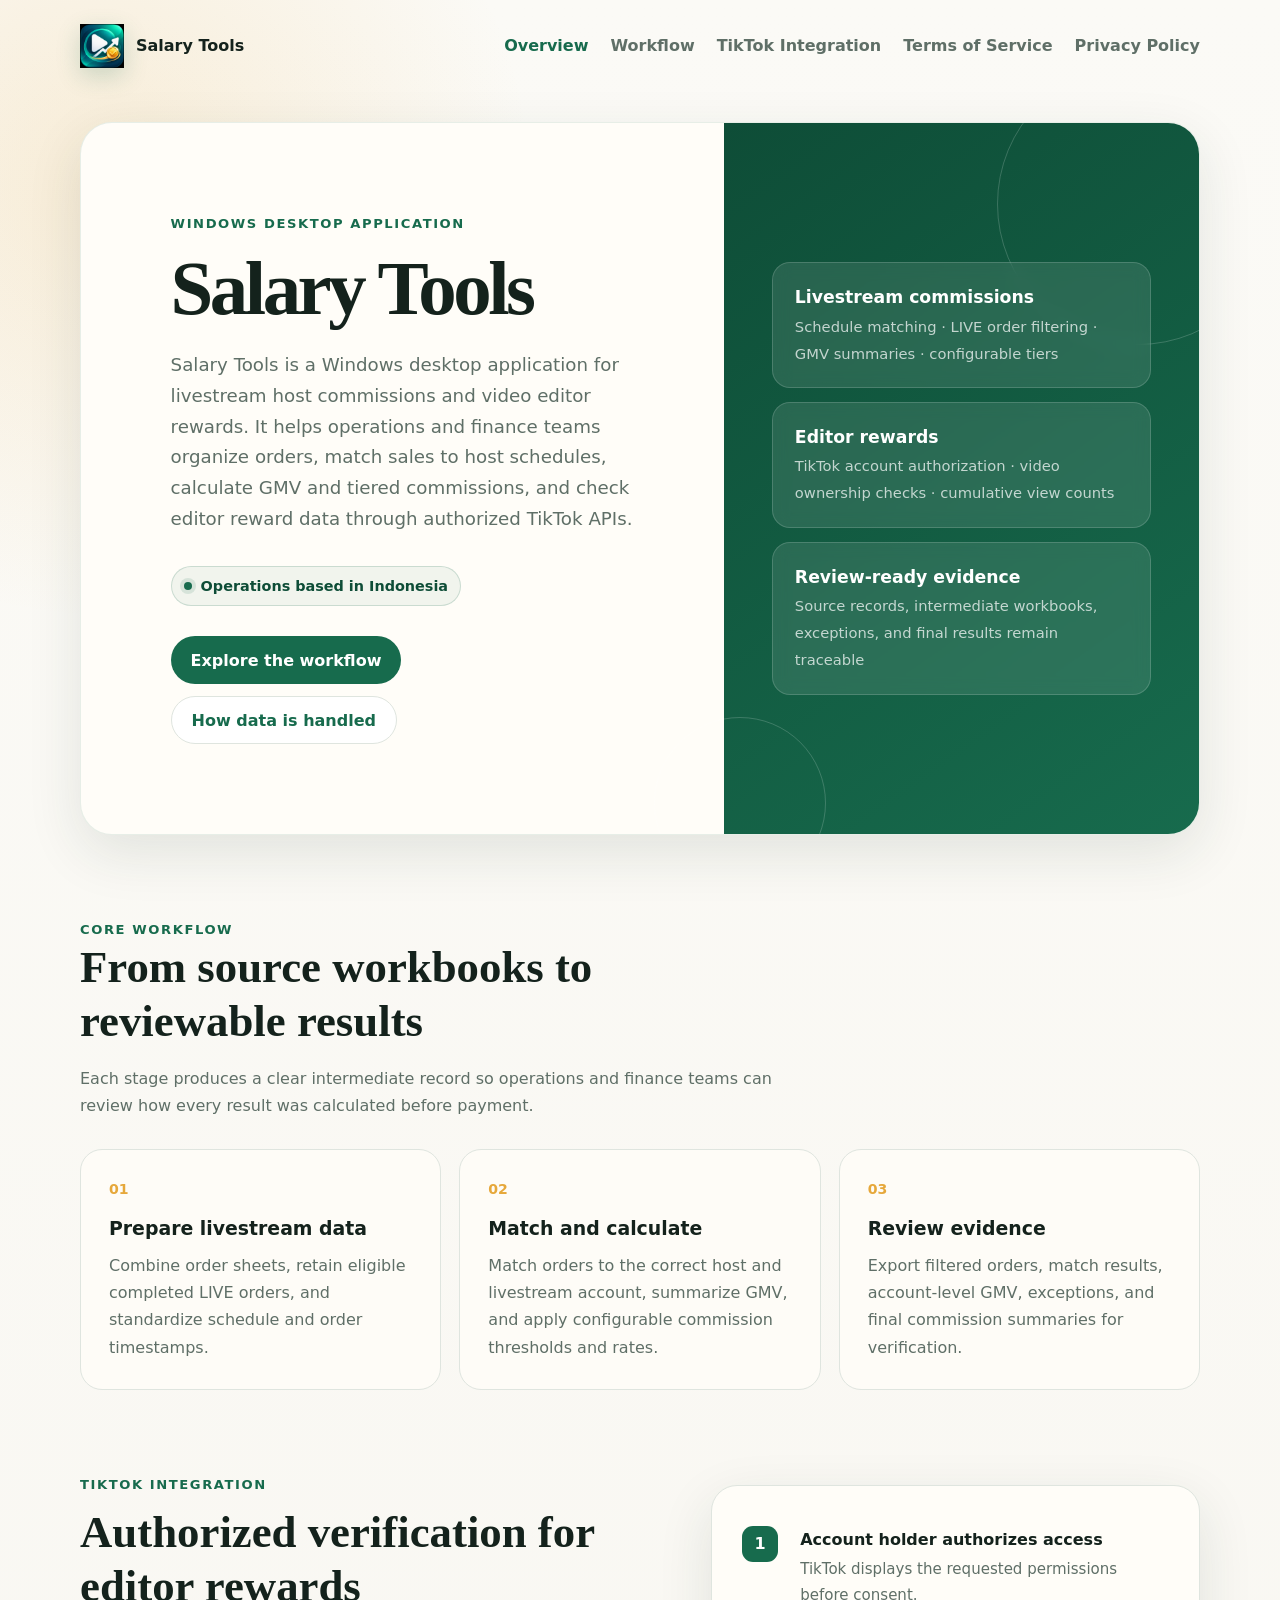
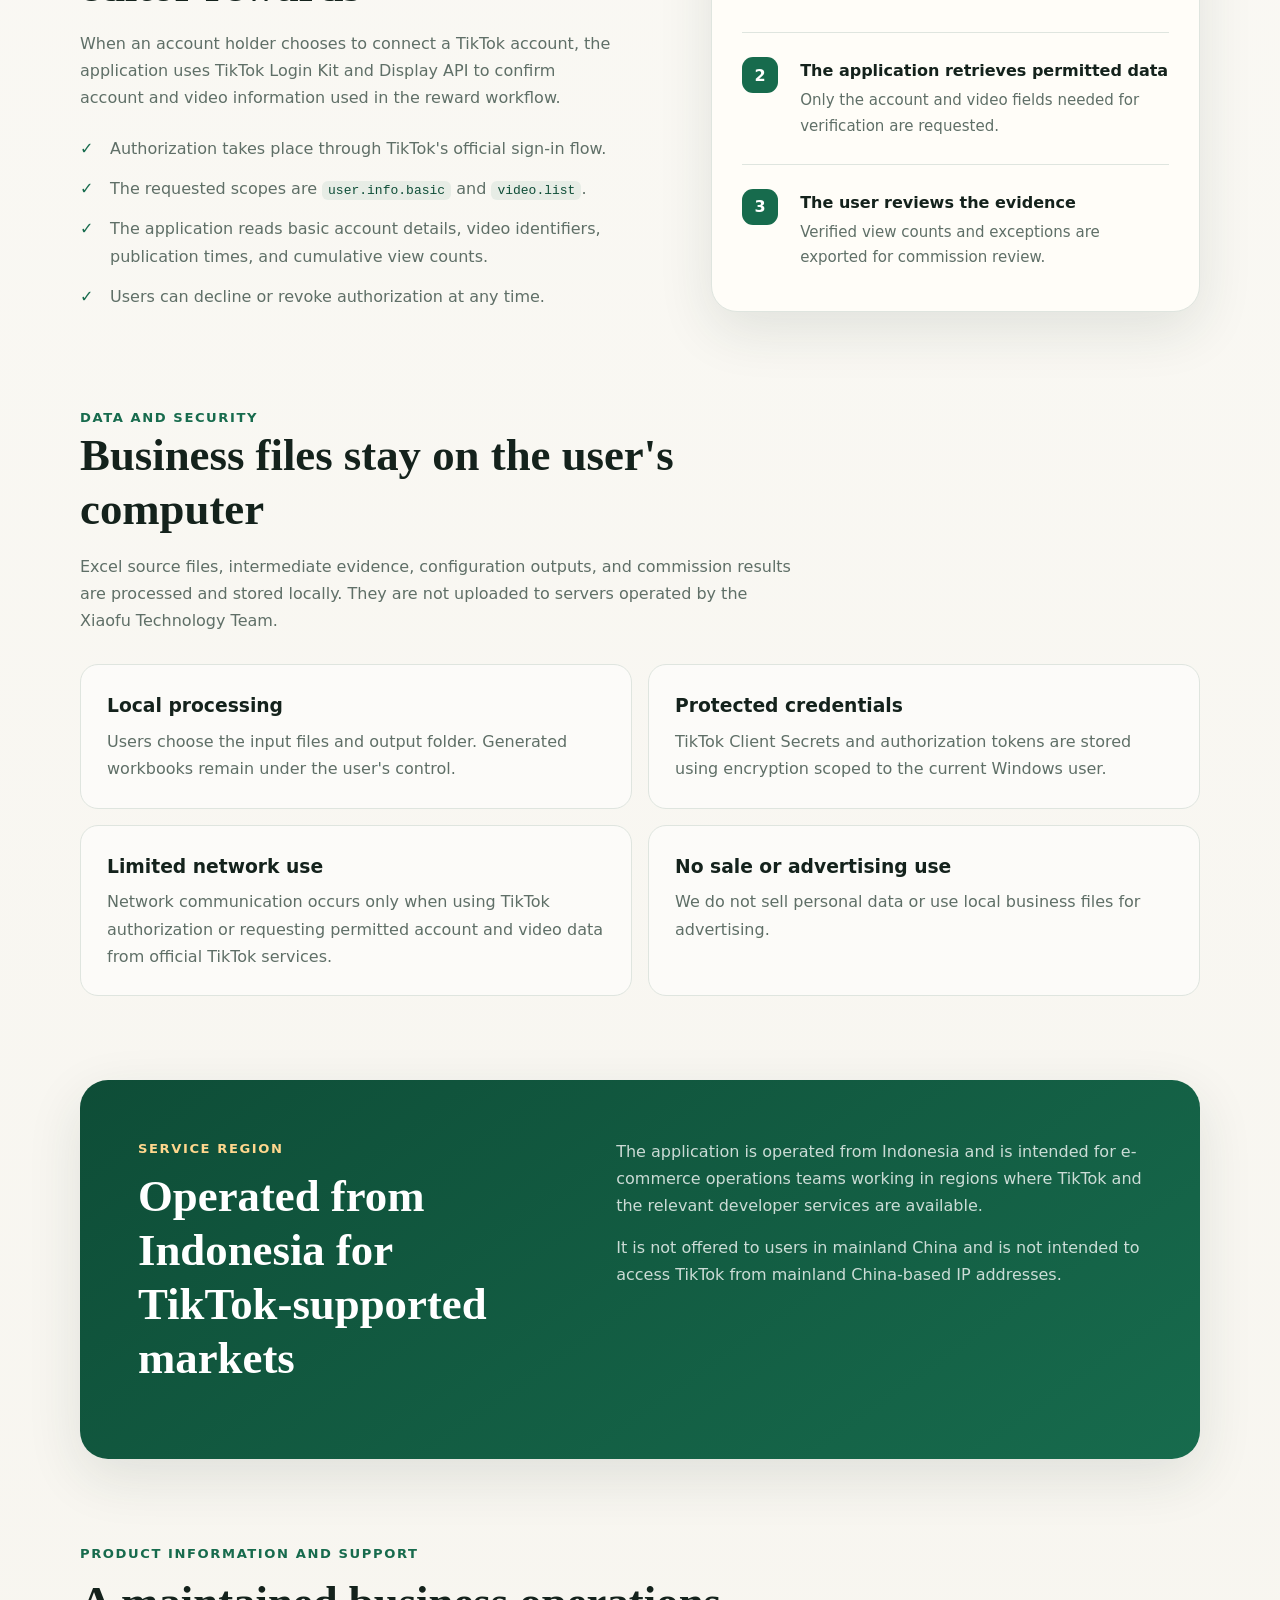
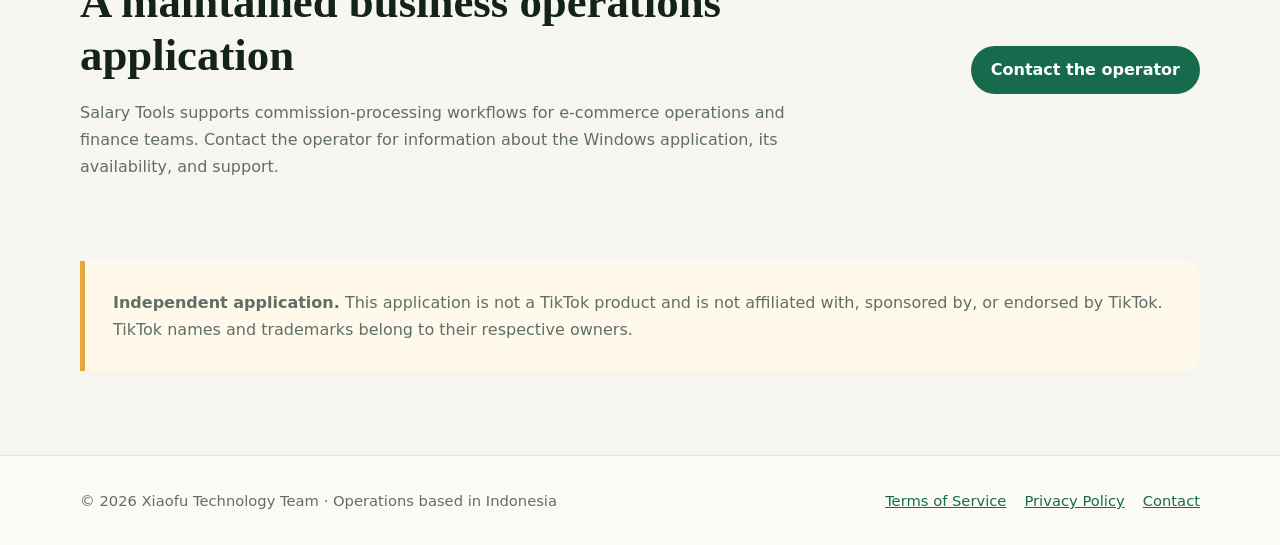
<file: index.html>
<!doctype html>
<html lang="en">
<head>
  <meta charset="utf-8">
  <meta name="viewport" content="width=device-width, initial-scale=1">
  <meta name="description" content="A Windows desktop application for livestream order processing, auditable GMV and commission calculations, and authorized TikTok video-data verification. Operations are based in Indonesia.">
  <title>Salary Tools</title>
  <meta name="application-name" content="Salary Tools">
  <link rel="icon" type="image/png" sizes="1024x1024" href="app_icon_1024.png">
  <link rel="apple-touch-icon" href="app_icon_1024.png">
  <link rel="stylesheet" href="styles.css">
</head>
<body>
  <header class="site-header">
    <a class="brand" href="index.html"><img class="brand-mark" src="app_icon_1024.png" alt="" width="44" height="44"><span>Salary Tools</span></a>
    <nav aria-label="Main navigation">
      <a href="index.html" aria-current="page">Overview</a>
      <a href="#workflow">Workflow</a>
      <a href="#tiktok">TikTok Integration</a>
      <a href="terms.html">Terms of Service</a>
      <a href="privacy.html">Privacy Policy</a>
    </nav>
  </header>

  <main>
    <section class="hero">
      <div class="hero-copy">
        <div class="eyebrow">Windows desktop application</div>
        <h1>Salary Tools</h1>
        <p class="lead">Salary Tools is a Windows desktop application for livestream host commissions and video editor rewards. It helps operations and finance teams organize orders, match sales to host schedules, calculate GMV and tiered commissions, and check editor reward data through authorized TikTok APIs.</p>
        <div class="market-badge"><span aria-hidden="true"></span>Operations based in Indonesia</div>
        <div class="actions">
          <a class="button primary" href="#workflow">Explore the workflow</a>
          <a class="button secondary" href="#data">How data is handled</a>
        </div>
      </div>
      <div class="hero-panel" aria-label="Application capabilities">
        <div class="metric-stack">
          <div class="metric"><strong>Livestream commissions</strong><span>Schedule matching · LIVE order filtering · GMV summaries · configurable tiers</span></div>
          <div class="metric"><strong>Editor rewards</strong><span>TikTok account authorization · video ownership checks · cumulative view counts</span></div>
          <div class="metric"><strong>Review-ready evidence</strong><span>Source records, intermediate workbooks, exceptions, and final results remain traceable</span></div>
        </div>
      </div>
    </section>

    <section class="section" id="workflow">
      <div class="section-heading">
        <div class="eyebrow">Core workflow</div>
        <h2>From source workbooks to reviewable results</h2>
        <p>Each stage produces a clear intermediate record so operations and finance teams can review how every result was calculated before payment.</p>
      </div>
      <div class="grid">
        <article class="card"><div class="number">01</div><h3>Prepare livestream data</h3><p>Combine order sheets, retain eligible completed LIVE orders, and standardize schedule and order timestamps.</p></article>
        <article class="card"><div class="number">02</div><h3>Match and calculate</h3><p>Match orders to the correct host and livestream account, summarize GMV, and apply configurable commission thresholds and rates.</p></article>
        <article class="card"><div class="number">03</div><h3>Review evidence</h3><p>Export filtered orders, match results, account-level GMV, exceptions, and final commission summaries for verification.</p></article>
      </div>
    </section>

    <section class="section split-section" id="tiktok">
      <div>
        <div class="eyebrow">TikTok integration</div>
        <h2>Authorized verification for editor rewards</h2>
        <p class="section-copy">When an account holder chooses to connect a TikTok account, the application uses TikTok Login Kit and Display API to confirm account and video information used in the reward workflow.</p>
        <ul class="check-list">
          <li>Authorization takes place through TikTok's official sign-in flow.</li>
          <li>The requested scopes are <code>user.info.basic</code> and <code>video.list</code>.</li>
          <li>The application reads basic account details, video identifiers, publication times, and cumulative view counts.</li>
          <li>Users can decline or revoke authorization at any time.</li>
        </ul>
      </div>
      <aside class="integration-card" aria-label="TikTok verification sequence">
        <div class="integration-step"><span>1</span><div><strong>Account holder authorizes access</strong><p>TikTok displays the requested permissions before consent.</p></div></div>
        <div class="integration-step"><span>2</span><div><strong>The application retrieves permitted data</strong><p>Only the account and video fields needed for verification are requested.</p></div></div>
        <div class="integration-step"><span>3</span><div><strong>The user reviews the evidence</strong><p>Verified view counts and exceptions are exported for commission review.</p></div></div>
      </aside>
    </section>

    <section class="section" id="data">
      <div class="section-heading">
        <div class="eyebrow">Data and security</div>
        <h2>Business files stay on the user's computer</h2>
        <p>Excel source files, intermediate evidence, configuration outputs, and commission results are processed and stored locally. They are not uploaded to servers operated by the Xiaofu Technology Team.</p>
      </div>
      <div class="detail-grid">
        <article><h3>Local processing</h3><p>Users choose the input files and output folder. Generated workbooks remain under the user's control.</p></article>
        <article><h3>Protected credentials</h3><p>TikTok Client Secrets and authorization tokens are stored using encryption scoped to the current Windows user.</p></article>
        <article><h3>Limited network use</h3><p>Network communication occurs only when using TikTok authorization or requesting permitted account and video data from official TikTok services.</p></article>
        <article><h3>No sale or advertising use</h3><p>We do not sell personal data or use local business files for advertising.</p></article>
      </div>
    </section>

    <section class="section region-section">
      <div>
        <div class="eyebrow">Service region</div>
        <h2>Operated from Indonesia for TikTok-supported markets</h2>
      </div>
      <div class="region-copy">
        <p>The application is operated from Indonesia and is intended for e-commerce operations teams working in regions where TikTok and the relevant developer services are available.</p>
        <p>It is not offered to users in mainland China and is not intended to access TikTok from mainland China-based IP addresses.</p>
      </div>
    </section>

    <section class="section support-section">
      <div>
        <div class="eyebrow">Product information and support</div>
        <h2>A maintained business operations application</h2>
        <p>Salary Tools supports commission-processing workflows for e-commerce operations and finance teams. Contact the operator for information about the Windows application, its availability, and support.</p>
      </div>
      <a class="button primary" href="https://github.com/Gslullaby">Contact the operator</a>
    </section>

    <section class="section legal-notice">
      <div class="notice"><strong>Independent application.</strong> This application is not a TikTok product and is not affiliated with, sponsored by, or endorsed by TikTok. TikTok names and trademarks belong to their respective owners.</div>
    </section>
  </main>

  <footer><div class="footer-inner"><span>© 2026 Xiaofu Technology Team · Operations based in Indonesia</span><div class="footer-links"><a href="terms.html">Terms of Service</a><a href="privacy.html">Privacy Policy</a><a href="https://github.com/Gslullaby">Contact</a></div></div></footer>
</body>
</html>
</file>
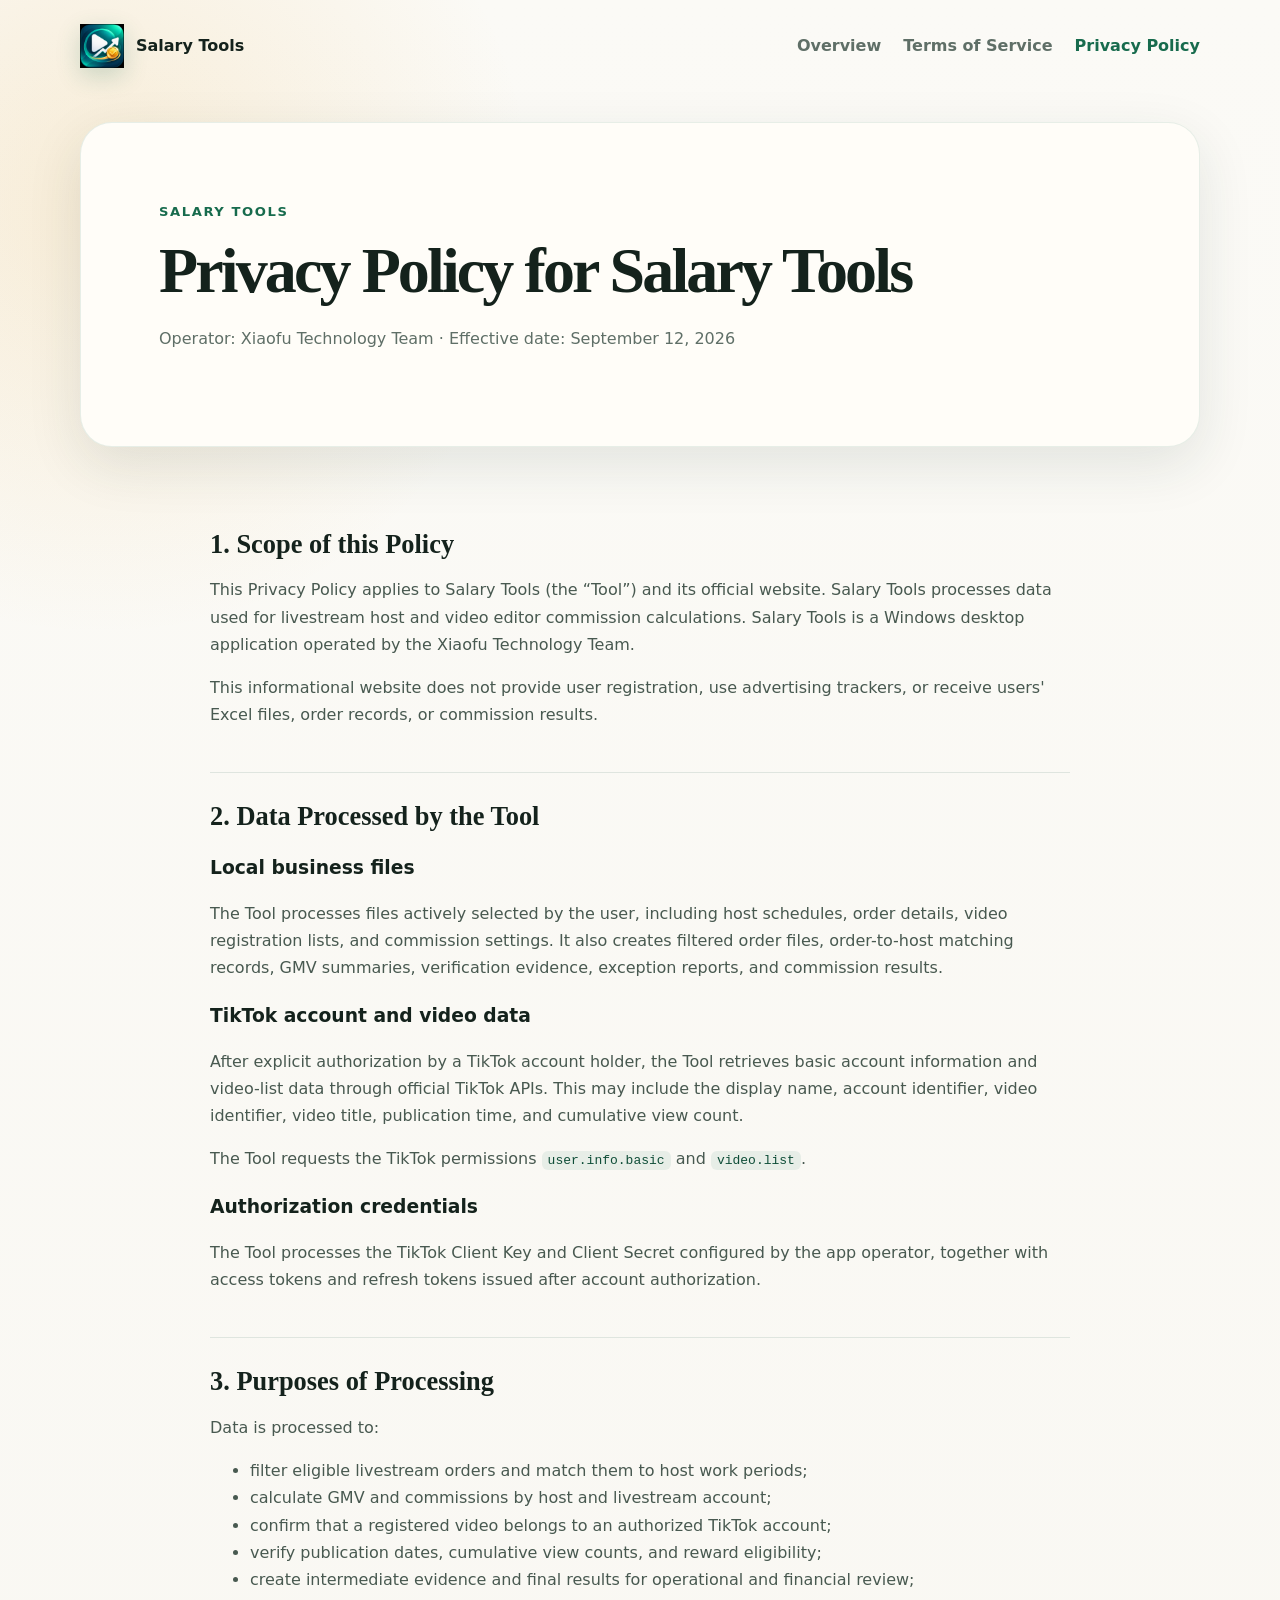
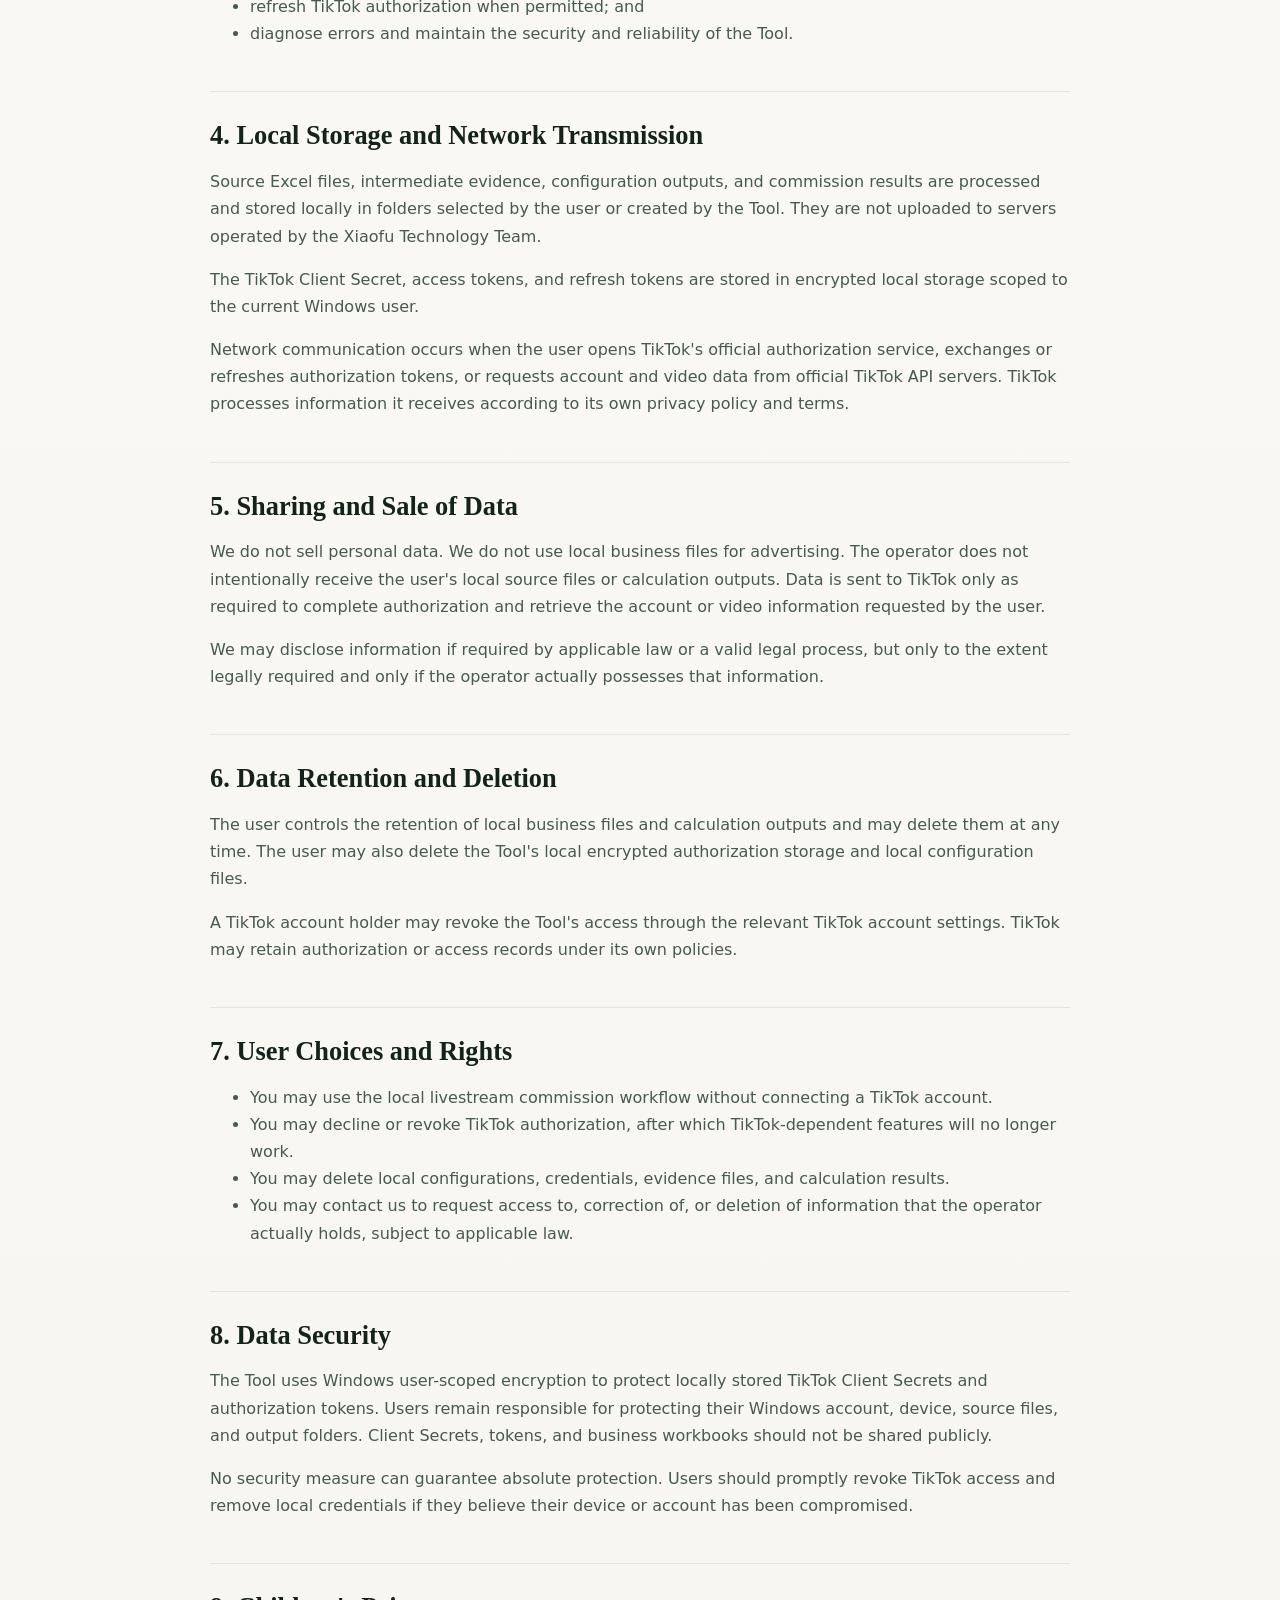
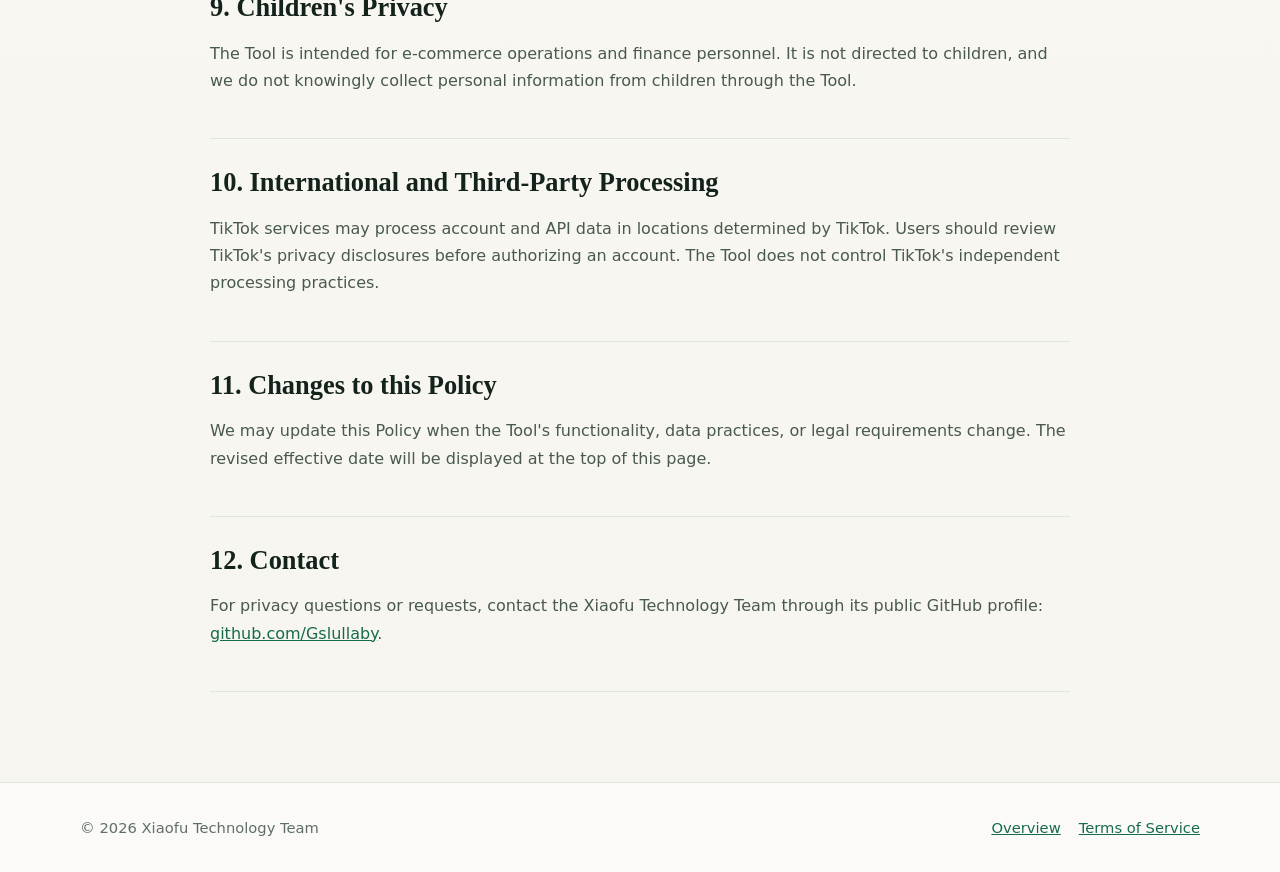
<file: privacy.html>
<!doctype html>
<html lang="en">
<head>
  <meta charset="utf-8"><meta name="viewport" content="width=device-width, initial-scale=1">
  <meta name="description" content="Privacy Policy for Salary Tools, a Windows desktop application for livestream host commissions and video editor rewards.">
  <title>Salary Tools</title>
  <meta name="application-name" content="Salary Tools">
  <link rel="icon" type="image/png" sizes="1024x1024" href="app_icon_1024.png">
  <link rel="apple-touch-icon" href="app_icon_1024.png">
  <link rel="stylesheet" href="styles.css">
</head>
<body>
  <header class="site-header"><a class="brand" href="index.html"><img class="brand-mark" src="app_icon_1024.png" alt="" width="44" height="44"><span>Salary Tools</span></a><nav aria-label="Main navigation"><a href="index.html">Overview</a><a href="terms.html">Terms of Service</a><a href="privacy.html" aria-current="page">Privacy Policy</a></nav></header>
  <main>
    <section class="legal-hero"><div class="eyebrow">Salary Tools</div><h1>Privacy Policy for Salary Tools</h1><p class="legal-meta">Operator: Xiaofu Technology Team · Effective date: September 12, 2026</p></section>
    <div class="legal-content">
      <section><h2>1. Scope of this Policy</h2><p>This Privacy Policy applies to Salary Tools (the “Tool”) and its official website. Salary Tools processes data used for livestream host and video editor commission calculations. Salary Tools is a Windows desktop application operated by the Xiaofu Technology Team.</p><p>This informational website does not provide user registration, use advertising trackers, or receive users' Excel files, order records, or commission results.</p></section>
      <section><h2>2. Data Processed by the Tool</h2><h3>Local business files</h3><p>The Tool processes files actively selected by the user, including host schedules, order details, video registration lists, and commission settings. It also creates filtered order files, order-to-host matching records, GMV summaries, verification evidence, exception reports, and commission results.</p><h3>TikTok account and video data</h3><p>After explicit authorization by a TikTok account holder, the Tool retrieves basic account information and video-list data through official TikTok APIs. This may include the display name, account identifier, video identifier, video title, publication time, and cumulative view count.</p><p>The Tool requests the TikTok permissions <code>user.info.basic</code> and <code>video.list</code>.</p><h3>Authorization credentials</h3><p>The Tool processes the TikTok Client Key and Client Secret configured by the app operator, together with access tokens and refresh tokens issued after account authorization.</p></section>
      <section><h2>3. Purposes of Processing</h2><p>Data is processed to:</p><ul><li>filter eligible livestream orders and match them to host work periods;</li><li>calculate GMV and commissions by host and livestream account;</li><li>confirm that a registered video belongs to an authorized TikTok account;</li><li>verify publication dates, cumulative view counts, and reward eligibility;</li><li>create intermediate evidence and final results for operational and financial review;</li><li>refresh TikTok authorization when permitted; and</li><li>diagnose errors and maintain the security and reliability of the Tool.</li></ul></section>
      <section><h2>4. Local Storage and Network Transmission</h2><p>Source Excel files, intermediate evidence, configuration outputs, and commission results are processed and stored locally in folders selected by the user or created by the Tool. They are not uploaded to servers operated by the Xiaofu Technology Team.</p><p>The TikTok Client Secret, access tokens, and refresh tokens are stored in encrypted local storage scoped to the current Windows user.</p><p>Network communication occurs when the user opens TikTok's official authorization service, exchanges or refreshes authorization tokens, or requests account and video data from official TikTok API servers. TikTok processes information it receives according to its own privacy policy and terms.</p></section>
      <section><h2>5. Sharing and Sale of Data</h2><p>We do not sell personal data. We do not use local business files for advertising. The operator does not intentionally receive the user's local source files or calculation outputs. Data is sent to TikTok only as required to complete authorization and retrieve the account or video information requested by the user.</p><p>We may disclose information if required by applicable law or a valid legal process, but only to the extent legally required and only if the operator actually possesses that information.</p></section>
      <section><h2>6. Data Retention and Deletion</h2><p>The user controls the retention of local business files and calculation outputs and may delete them at any time. The user may also delete the Tool's local encrypted authorization storage and local configuration files.</p><p>A TikTok account holder may revoke the Tool's access through the relevant TikTok account settings. TikTok may retain authorization or access records under its own policies.</p></section>
      <section><h2>7. User Choices and Rights</h2><ul><li>You may use the local livestream commission workflow without connecting a TikTok account.</li><li>You may decline or revoke TikTok authorization, after which TikTok-dependent features will no longer work.</li><li>You may delete local configurations, credentials, evidence files, and calculation results.</li><li>You may contact us to request access to, correction of, or deletion of information that the operator actually holds, subject to applicable law.</li></ul></section>
      <section><h2>8. Data Security</h2><p>The Tool uses Windows user-scoped encryption to protect locally stored TikTok Client Secrets and authorization tokens. Users remain responsible for protecting their Windows account, device, source files, and output folders. Client Secrets, tokens, and business workbooks should not be shared publicly.</p><p>No security measure can guarantee absolute protection. Users should promptly revoke TikTok access and remove local credentials if they believe their device or account has been compromised.</p></section>
      <section><h2>9. Children's Privacy</h2><p>The Tool is intended for e-commerce operations and finance personnel. It is not directed to children, and we do not knowingly collect personal information from children through the Tool.</p></section>
      <section><h2>10. International and Third-Party Processing</h2><p>TikTok services may process account and API data in locations determined by TikTok. Users should review TikTok's privacy disclosures before authorizing an account. The Tool does not control TikTok's independent processing practices.</p></section>
      <section><h2>11. Changes to this Policy</h2><p>We may update this Policy when the Tool's functionality, data practices, or legal requirements change. The revised effective date will be displayed at the top of this page.</p></section>
      <section><h2>12. Contact</h2><p>For privacy questions or requests, contact the Xiaofu Technology Team through its public GitHub profile: <a href="https://github.com/Gslullaby">github.com/Gslullaby</a>.</p></section>
    </div>
  </main>
  <footer><div class="footer-inner"><span>© 2026 Xiaofu Technology Team</span><div class="footer-links"><a href="index.html">Overview</a><a href="terms.html">Terms of Service</a></div></div></footer>
</body>
</html>
</file>
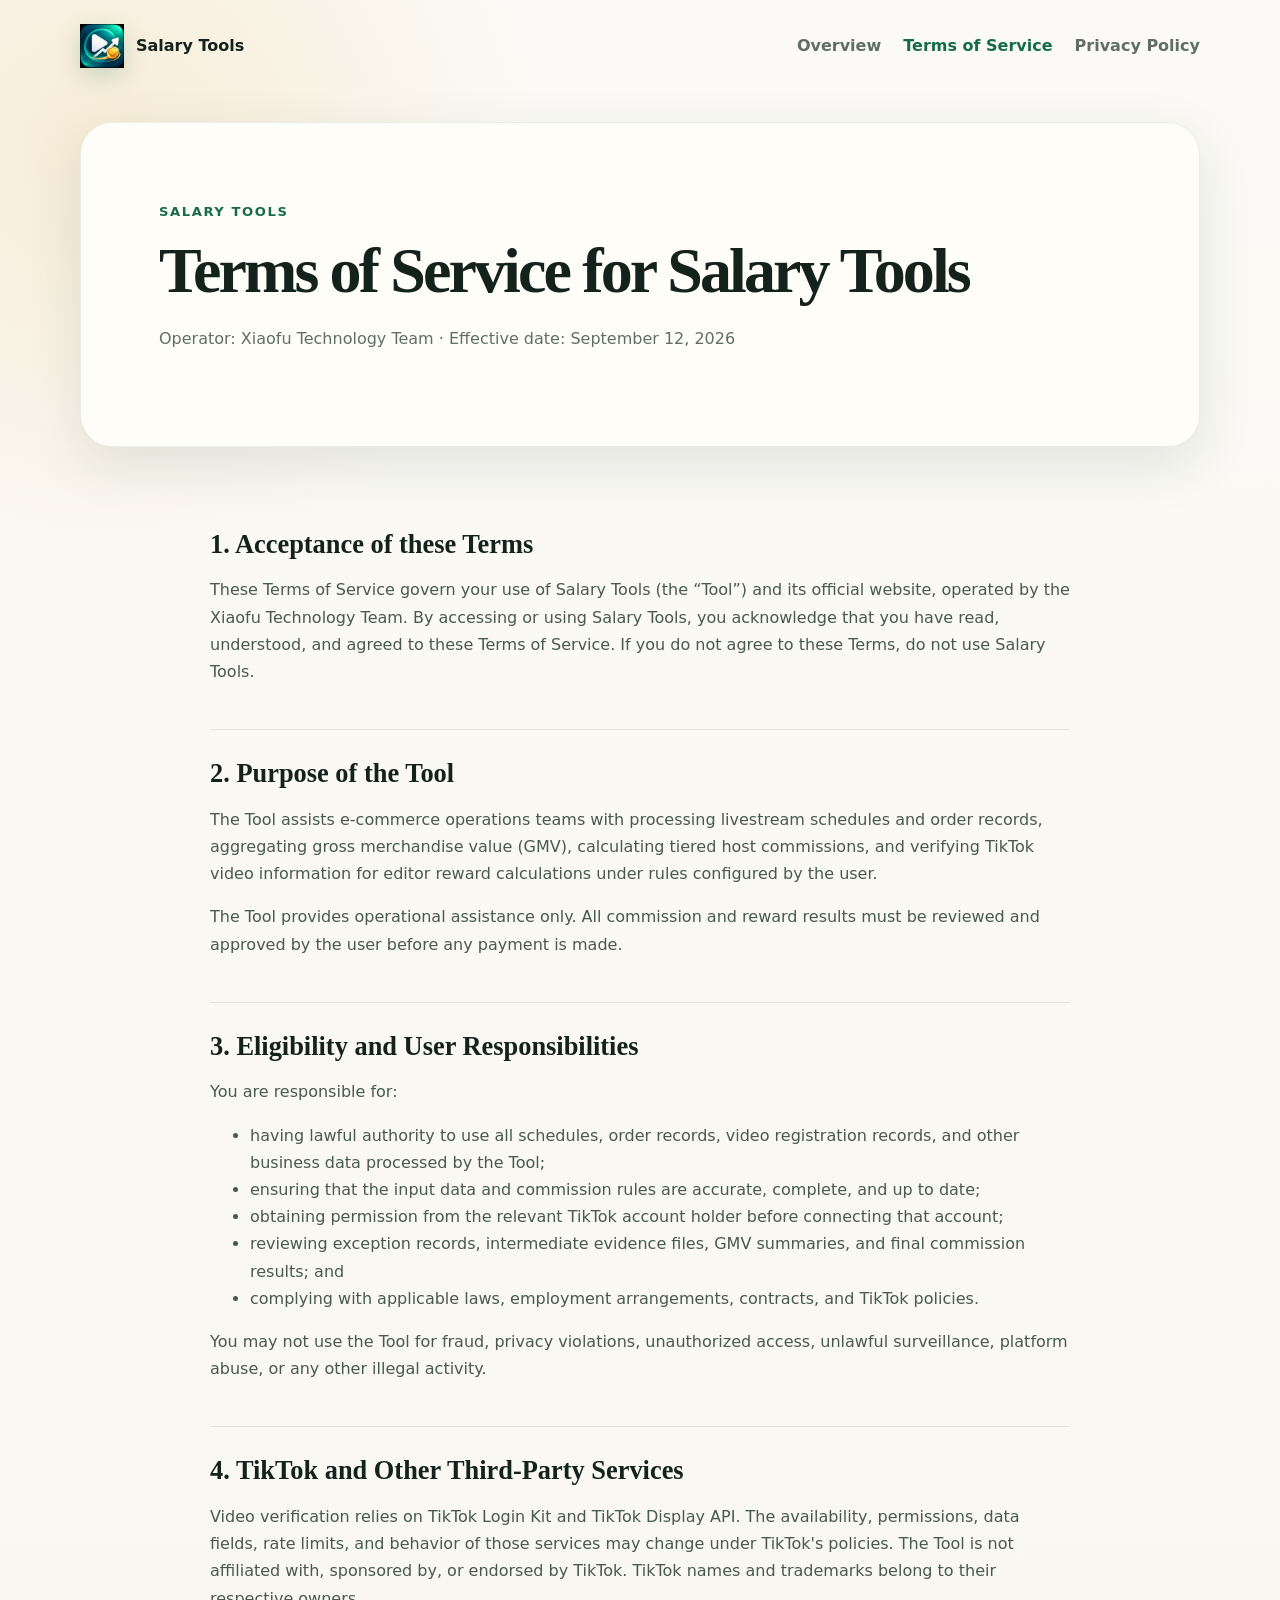
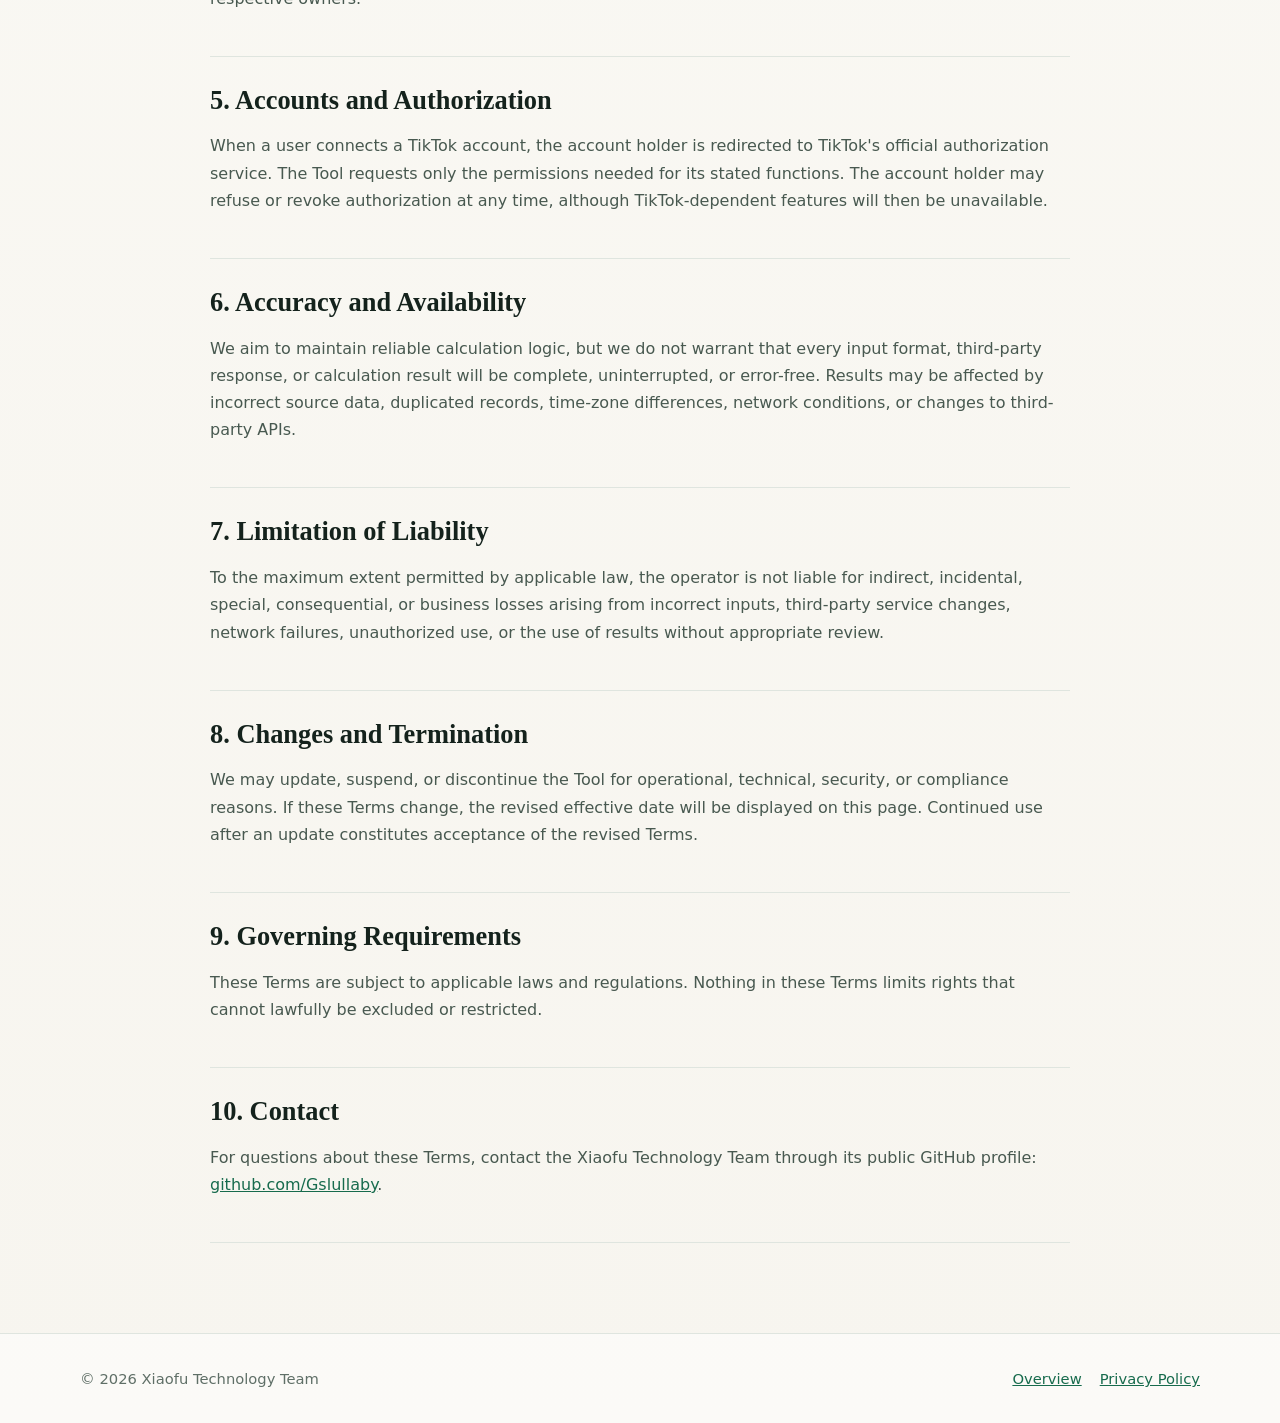
<file: terms.html>
<!doctype html>
<html lang="en">
<head>
  <meta charset="utf-8"><meta name="viewport" content="width=device-width, initial-scale=1">
  <meta name="description" content="Terms of Service for Salary Tools, a Windows desktop application for livestream host commissions and video editor rewards.">
  <title>Salary Tools</title>
  <meta name="application-name" content="Salary Tools">
  <link rel="icon" type="image/png" sizes="1024x1024" href="app_icon_1024.png">
  <link rel="apple-touch-icon" href="app_icon_1024.png">
  <link rel="stylesheet" href="styles.css">
</head>
<body>
  <header class="site-header"><a class="brand" href="index.html"><img class="brand-mark" src="app_icon_1024.png" alt="" width="44" height="44"><span>Salary Tools</span></a><nav aria-label="Main navigation"><a href="index.html">Overview</a><a href="terms.html" aria-current="page">Terms of Service</a><a href="privacy.html">Privacy Policy</a></nav></header>
  <main>
    <section class="legal-hero"><div class="eyebrow">Salary Tools</div><h1>Terms of Service for Salary Tools</h1><p class="legal-meta">Operator: Xiaofu Technology Team · Effective date: September 12, 2026</p></section>
    <div class="legal-content">
      <section><h2>1. Acceptance of these Terms</h2><p>These Terms of Service govern your use of Salary Tools (the “Tool”) and its official website, operated by the Xiaofu Technology Team. By accessing or using Salary Tools, you acknowledge that you have read, understood, and agreed to these Terms of Service. If you do not agree to these Terms, do not use Salary Tools.</p></section>
      <section><h2>2. Purpose of the Tool</h2><p>The Tool assists e-commerce operations teams with processing livestream schedules and order records, aggregating gross merchandise value (GMV), calculating tiered host commissions, and verifying TikTok video information for editor reward calculations under rules configured by the user.</p><p>The Tool provides operational assistance only. All commission and reward results must be reviewed and approved by the user before any payment is made.</p></section>
      <section><h2>3. Eligibility and User Responsibilities</h2><p>You are responsible for:</p><ul><li>having lawful authority to use all schedules, order records, video registration records, and other business data processed by the Tool;</li><li>ensuring that the input data and commission rules are accurate, complete, and up to date;</li><li>obtaining permission from the relevant TikTok account holder before connecting that account;</li><li>reviewing exception records, intermediate evidence files, GMV summaries, and final commission results; and</li><li>complying with applicable laws, employment arrangements, contracts, and TikTok policies.</li></ul><p>You may not use the Tool for fraud, privacy violations, unauthorized access, unlawful surveillance, platform abuse, or any other illegal activity.</p></section>
      <section><h2>4. TikTok and Other Third-Party Services</h2><p>Video verification relies on TikTok Login Kit and TikTok Display API. The availability, permissions, data fields, rate limits, and behavior of those services may change under TikTok's policies. The Tool is not affiliated with, sponsored by, or endorsed by TikTok. TikTok names and trademarks belong to their respective owners.</p></section>
      <section><h2>5. Accounts and Authorization</h2><p>When a user connects a TikTok account, the account holder is redirected to TikTok's official authorization service. The Tool requests only the permissions needed for its stated functions. The account holder may refuse or revoke authorization at any time, although TikTok-dependent features will then be unavailable.</p></section>
      <section><h2>6. Accuracy and Availability</h2><p>We aim to maintain reliable calculation logic, but we do not warrant that every input format, third-party response, or calculation result will be complete, uninterrupted, or error-free. Results may be affected by incorrect source data, duplicated records, time-zone differences, network conditions, or changes to third-party APIs.</p></section>
      <section><h2>7. Limitation of Liability</h2><p>To the maximum extent permitted by applicable law, the operator is not liable for indirect, incidental, special, consequential, or business losses arising from incorrect inputs, third-party service changes, network failures, unauthorized use, or the use of results without appropriate review.</p></section>
      <section><h2>8. Changes and Termination</h2><p>We may update, suspend, or discontinue the Tool for operational, technical, security, or compliance reasons. If these Terms change, the revised effective date will be displayed on this page. Continued use after an update constitutes acceptance of the revised Terms.</p></section>
      <section><h2>9. Governing Requirements</h2><p>These Terms are subject to applicable laws and regulations. Nothing in these Terms limits rights that cannot lawfully be excluded or restricted.</p></section>
      <section><h2>10. Contact</h2><p>For questions about these Terms, contact the Xiaofu Technology Team through its public GitHub profile: <a href="https://github.com/Gslullaby">github.com/Gslullaby</a>.</p></section>
    </div>
  </main>
  <footer><div class="footer-inner"><span>© 2026 Xiaofu Technology Team</span><div class="footer-links"><a href="index.html">Overview</a><a href="privacy.html">Privacy Policy</a></div></div></footer>
</body>
</html>
</file>
<file: styles.css>
:root {
  --ink: #14221c;
  --muted: #5f6f67;
  --paper: #f7f5ef;
  --card: #fffdf8;
  --line: #dfe5df;
  --green: #176b4d;
  --green-dark: #0e4d37;
  --gold: #e6a83b;
  --shadow: 0 18px 55px rgba(24, 54, 42, 0.11);
}

* { box-sizing: border-box; }

html { scroll-behavior: smooth; }

body {
  margin: 0;
  color: var(--ink);
  background:
    radial-gradient(circle at 8% 5%, rgba(230, 168, 59, 0.17), transparent 27rem),
    linear-gradient(180deg, #fbfaf6 0%, var(--paper) 100%);
  font-family: Inter, "Noto Sans SC", "Microsoft YaHei", system-ui, sans-serif;
  line-height: 1.7;
}

a { color: var(--green); }

.site-header {
  width: min(1120px, calc(100% - 40px));
  margin: 0 auto;
  padding: 24px 0;
  display: flex;
  align-items: center;
  justify-content: space-between;
  gap: 24px;
}

.brand {
  display: flex;
  align-items: center;
  gap: 12px;
  color: var(--ink);
  text-decoration: none;
  font-weight: 800;
}

.brand-mark {
  width: 44px;
  height: 44px;
  display: block;
  flex-shrink: 0;
  object-fit: contain;
  box-shadow: 0 8px 24px rgba(23, 107, 77, 0.2);
}

nav { display: flex; gap: 22px; flex-wrap: wrap; }
nav a { color: var(--muted); text-decoration: none; font-weight: 650; }
nav a:hover, nav a[aria-current="page"] { color: var(--green); }

.hero, .legal-hero {
  width: min(1120px, calc(100% - 40px));
  margin: 30px auto 0;
  border: 1px solid rgba(23, 107, 77, 0.1);
  border-radius: 32px;
  overflow: hidden;
  box-shadow: var(--shadow);
  background: var(--card);
}

.hero {
  min-height: 530px;
  display: grid;
  grid-template-columns: 1.15fr 0.85fr;
}

.hero-copy { padding: clamp(48px, 7vw, 92px); }

.eyebrow {
  color: var(--green);
  font-size: 0.82rem;
  font-weight: 800;
  letter-spacing: 0.12em;
  text-transform: uppercase;
}

h1 {
  margin: 14px 0 20px;
  font-family: Georgia, "Noto Serif SC", serif;
  font-size: clamp(2.6rem, 6vw, 5.1rem);
  line-height: 1.05;
  letter-spacing: -0.045em;
}

.lead { color: var(--muted); font-size: 1.14rem; max-width: 660px; }

.market-badge {
  display: inline-flex;
  align-items: center;
  gap: 9px;
  margin-top: 12px;
  padding: 7px 12px;
  border: 1px solid rgba(23, 107, 77, .18);
  border-radius: 999px;
  color: var(--green-dark);
  background: rgba(23, 107, 77, .06);
  font-size: .9rem;
  font-weight: 750;
}
.market-badge span { width: 8px; height: 8px; border-radius: 50%; background: var(--green); box-shadow: 0 0 0 4px rgba(23, 107, 77, .12); }

.hero-panel {
  position: relative;
  padding: 48px;
  color: white;
  background: linear-gradient(145deg, var(--green-dark), var(--green));
  display: flex;
  align-items: center;
}

.hero-panel::before, .hero-panel::after {
  content: "";
  position: absolute;
  border-radius: 999px;
  border: 1px solid rgba(255,255,255,.18);
}
.hero-panel::before { width: 280px; height: 280px; right: -80px; top: -60px; }
.hero-panel::after { width: 170px; height: 170px; left: -70px; bottom: -55px; }

.metric-stack { width: 100%; position: relative; z-index: 1; }
.metric {
  margin: 14px 0;
  padding: 20px 22px;
  border-radius: 18px;
  background: rgba(255,255,255,.10);
  border: 1px solid rgba(255,255,255,.16);
  backdrop-filter: blur(8px);
}
.metric strong { display: block; font-size: 1.08rem; }
.metric span { color: rgba(255,255,255,.72); font-size: .92rem; }

.actions { display: flex; gap: 12px; flex-wrap: wrap; margin-top: 30px; }
.button {
  display: inline-flex;
  align-items: center;
  justify-content: center;
  min-height: 48px;
  padding: 0 20px;
  border-radius: 999px;
  font-weight: 750;
  text-decoration: none;
}
.button.primary { color: #fff; background: var(--green); }
.button.secondary { color: var(--green); border: 1px solid var(--line); background: white; }

.section {
  width: min(1120px, calc(100% - 40px));
  margin: 84px auto;
}
.section-heading { max-width: 720px; margin-bottom: 30px; }
.section h2, .legal-content h2 {
  margin: 0 0 12px;
  font-family: Georgia, "Noto Serif SC", serif;
  font-size: clamp(1.8rem, 4vw, 2.8rem);
  line-height: 1.2;
}
.section-heading p { color: var(--muted); }

.section-copy { color: var(--muted); max-width: 680px; }

.grid { display: grid; grid-template-columns: repeat(3, 1fr); gap: 18px; }
.card {
  padding: 28px;
  border: 1px solid var(--line);
  border-radius: 22px;
  background: rgba(255,253,248,.84);
}
.card .number { color: var(--gold); font-size: .88rem; font-weight: 850; }
.card h3 { margin: 10px 0 8px; font-size: 1.18rem; }
.card p { margin: 0; color: var(--muted); }

.split-section {
  display: grid;
  grid-template-columns: 1fr .9fr;
  gap: clamp(36px, 7vw, 88px);
  align-items: center;
}

.split-section h2, .region-section h2, .support-section h2 { margin: 10px 0 16px; }

.check-list { margin: 24px 0 0; padding: 0; list-style: none; }
.check-list li { position: relative; margin: 13px 0; padding-left: 30px; color: var(--muted); }
.check-list li::before { content: "✓"; position: absolute; left: 0; color: var(--green); font-weight: 900; }
code { padding: 2px 6px; border-radius: 6px; background: rgba(23, 107, 77, .08); color: var(--green-dark); }

.integration-card {
  padding: 16px 30px;
  border: 1px solid var(--line);
  border-radius: 26px;
  background: var(--card);
  box-shadow: var(--shadow);
}
.integration-step { display: grid; grid-template-columns: 42px 1fr; gap: 16px; padding: 24px 0; border-bottom: 1px solid var(--line); }
.integration-step:last-child { border-bottom: 0; }
.integration-step > span { width: 36px; height: 36px; display: grid; place-items: center; border-radius: 11px; color: #fff; background: var(--green); font-weight: 850; }
.integration-step strong { display: block; }
.integration-step p { margin: 4px 0 0; color: var(--muted); font-size: .94rem; }

.detail-grid { display: grid; grid-template-columns: repeat(2, 1fr); gap: 16px; }
.detail-grid article { padding: 25px 26px; border: 1px solid var(--line); border-radius: 18px; background: rgba(255,255,255,.56); }
.detail-grid h3 { margin: 0 0 6px; }
.detail-grid p { margin: 0; color: var(--muted); }

.region-section {
  display: grid;
  grid-template-columns: .85fr 1.15fr;
  gap: clamp(30px, 7vw, 90px);
  padding: clamp(34px, 5vw, 58px);
  border-radius: 28px;
  color: #fff;
  background: linear-gradient(145deg, var(--green-dark), var(--green));
  box-shadow: var(--shadow);
}
.region-section .eyebrow { color: #ffd78d; }
.region-section h2 { color: #fff; }
.region-copy p { margin: 0 0 14px; color: rgba(255,255,255,.78); }

.support-section { display: flex; align-items: center; justify-content: space-between; gap: 36px; }
.support-section > div { max-width: 760px; }
.support-section p { color: var(--muted); }
.legal-notice { margin-top: -20px; }

.notice {
  padding: 28px;
  border-left: 5px solid var(--gold);
  border-radius: 0 18px 18px 0;
  color: var(--muted);
  background: #fff9eb;
}

.legal-hero { padding: clamp(42px, 7vw, 78px); }
.legal-hero h1 { font-size: clamp(2.5rem, 5vw, 4.3rem); }
.legal-meta { color: var(--muted); }
.legal-content {
  width: min(860px, calc(100% - 40px));
  margin: 54px auto 90px;
}
.legal-content section { padding: 28px 0; border-bottom: 1px solid var(--line); }
.legal-content h2 { font-size: 1.65rem; }
.legal-content h3 { margin-bottom: 6px; }
.legal-content p, .legal-content li { color: #485950; }
.legal-content .en { margin-top: 14px; color: #6c7b74; font-size: .94rem; }

footer {
  border-top: 1px solid var(--line);
  background: rgba(255,255,255,.55);
}
.footer-inner {
  width: min(1120px, calc(100% - 40px));
  margin: 0 auto;
  padding: 32px 0;
  display: flex;
  justify-content: space-between;
  align-items: center;
  gap: 22px;
  color: var(--muted);
  font-size: .92rem;
}
.footer-links { display: flex; gap: 18px; flex-wrap: wrap; }

@media (max-width: 780px) {
  .site-header, .footer-inner { align-items: flex-start; flex-direction: column; }
  .hero { grid-template-columns: 1fr; }
  .hero-panel { min-height: 330px; }
  .grid, .split-section, .detail-grid, .region-section { grid-template-columns: 1fr; }
  .support-section { align-items: flex-start; flex-direction: column; }
  .section { margin: 58px auto; }
}
</file>
